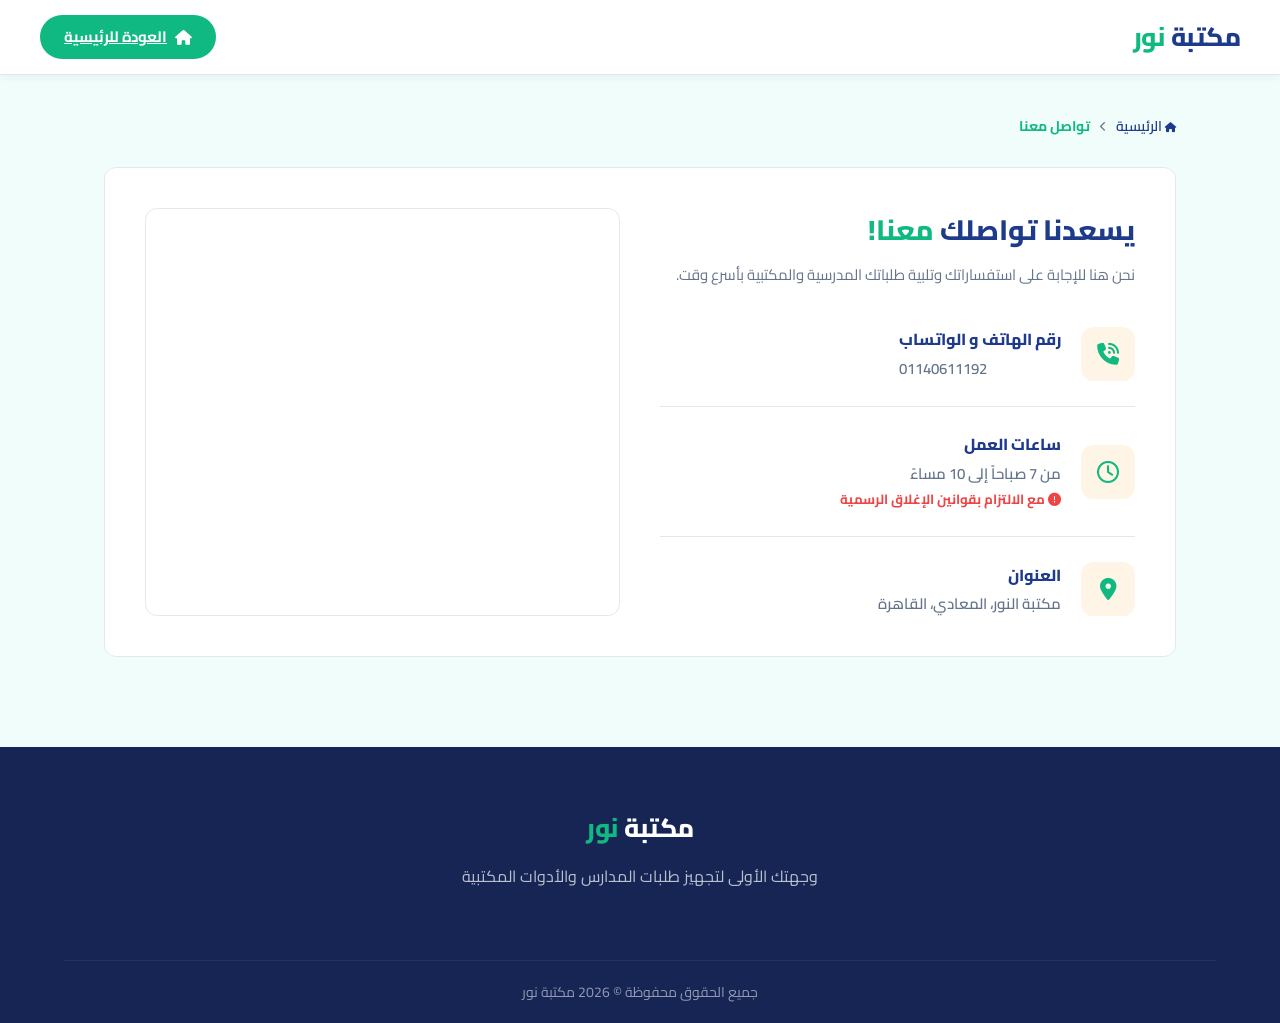
<file: contact.html>
<!DOCTYPE html>
<html lang="ar" dir="rtl">
<head>
    <meta charset="UTF-8">
    <meta name="viewport" content="width=device-width, initial-scale=1.0">
    <title>تواصل معنا - مكتبة نور</title>
    <link href="https://fonts.googleapis.com/css2?family=Cairo:wght@400;600;700;800&display=swap" rel="stylesheet">
    <link rel="stylesheet" href="https://cdnjs.cloudflare.com/ajax/libs/font-awesome/6.4.0/css/all.min.css">
    <link rel="stylesheet" href="style.css">
</head>

<style>
:root {
    /* الألوان الأساسية: الأخضر الزمردي (للزراير ولفت الانتباه) */
    --primary: #10b981;         /* أخضر زمردي زاهي ومميز جداً */
    --primary-hover: #059669;   /* أخضر أغمق قليلاً عند تمرير الماوس */
    
    /* الألوان الثانوية: الأزرق العميق (للهيدر، الفوتر، والخلفيات الداكنة) */
    --secondary: #1e3a8a;       /* أزرق محيطي فخم جداً */
    --secondary-hover: #172554; /* كحلي شديد العمق */
    
    /* ألوان النصوص والخلفيات متناغمة مع الثيم */
    --dark: #0f172a;            /* لون النصوص الأساسية (أزرق داكن جداً بدل الأسود الميت) */
    --dark-light: #334155;
    --light: #f0fdfa;           /* لون الخلفية الأساسي (أبيض مكسور بسنة أخضر نعناعي خفيف جداً يريح العين) */
    
    /* الرماديات */
    --gray: #64748b;
    --gray-light: #e2e8f0;
    --white: #ffffff;
    
    /* ألوان الحالات */
    --danger: #ef4444;
    --success: #10b981;         /* نفس لون الـ Primary لتأكيد النجاح */
    
    /* ظلال مخصصة واخدة سنة أزرق خفيفة عشان تندمج مع الثيم */
    --shadow-sm: 0 2px 8px rgba(30, 58, 138, 0.06);
    --shadow-md: 0 8px 16px rgba(30, 58, 138, 0.1);
    --shadow-lg: 0 16px 32px rgba(30, 58, 138, 0.15);
    
    /* الأبعاد والحركات */
    --radius: 12px;
    --transition: all 0.3s cubic-bezier(0.4, 0, 0.2, 1);
}
</style>
<body>

    <div class="bg-shapes">
        <div class="shape shape-1"></div>
        <div class="shape shape-2"></div>
        <div class="shape shape-3"></div>
    </div>

    <header>
        <div class="header-right">
            <a href="index.html" style="text-decoration: none;">
                <div class="logo">مكتبة <span class="text-orange">نور</span></div>
            </a>
        </div>
        
        <div class="header-actions">
            <a href="index.html" class="login-btn"><i class="fa-solid fa-house"></i> العودة للرئيسية</a>
        </div>
    </header>

    <main class="contact-page-main">
        <div class="breadcrumb">
            <a href="index.html"><i class="fa-solid fa-house"></i> الرئيسية</a>
            <i class="fa-solid fa-chevron-left"></i>
            <span class="current-page">تواصل معنا</span>
        </div>

        <div class="contact-container">
            <div class="contact-details">
                <h1 class="contact-title">يسعدنا تواصلك <span>معنا!</span></h1>
                <p class="contact-subtitle">نحن هنا للإجابة على استفساراتك وتلبية طلباتك المدرسية والمكتبية بأسرع وقت.</p>

                <div class="info-card">
                    <div class="info-icon"><i class="fa-solid fa-phone-volume"></i></div>
                    <div class="info-content">
                        <h3>رقم الهاتف و الواتساب</h3>
                        <p dir="ltr">01140611192</p>
                    </div>
                </div>

                <div class="info-card">
                    <div class="info-icon"><i class="fa-regular fa-clock"></i></div>
                    <div class="info-content">
                        <h3>ساعات العمل</h3>
                        <p>من 7 صباحاً إلى 10 مساءً</p>
                        <small style="color: var(--danger); font-weight: 700;"><i class="fa-solid fa-circle-exclamation"></i> مع الالتزام بقوانين الإغلاق الرسمية</small>
                    </div>
                </div>

                <div class="info-card">
                    <div class="info-icon"><i class="fa-solid fa-location-dot"></i></div>
                    <div class="info-content">
                        <h3>العنوان</h3>
                        <p>مكتبة النور، المعادي، القاهرة</p>
                    </div>
                </div>
            </div>

            <div class="contact-map">
                <div class="map-wrapper">
                    <iframe 
                        src="https://maps.google.com/maps?q=Elnour%20Stationary2%20%D9%85%D9%83%D8%AA%D8%A8%D8%A9%20%D8%A7%D9%84%D9%86%D9%88%D8%B1,%20%D8%A7%D9%84%D9%82%D8%A7%D9%87%D8%B1%D8%A9&t=&z=15&ie=UTF8&iwloc=&output=embed" 
                        width="100%" 
                        height="100%" 
                        style="border:0;" 
                        allowfullscreen="" 
                        loading="lazy" 
                        referrerpolicy="no-referrer-when-downgrade">
                    </iframe>
                </div>
            </div>
        </div>
    </main>

    <footer>
        <div class="footer-content">
            <div class="logo footer-logo">مكتبة <span class="text-orange">نور</span></div>
            <p>وجهتك الأولى لتجهيز طلبات المدارس والأدوات المكتبية</p>
        </div>
        <div class="footer-bottom">
            <p>جميع الحقوق محفوظة &copy; 2026 مكتبة نور</p>
        </div>
    </footer>

    <nav class="mobile-bottom-nav">
        <a href="index.html" class="nav-item">
            <i class="fa-solid fa-house"></i>
            <span>الرئيسية</span>
        </a>
        <a href="contact.html" class="nav-item active">
            <i class="fa-solid fa-headset"></i>
            <span>تواصل معنا</span>
        </a>
    </nav>

</body>
</html>
</file>
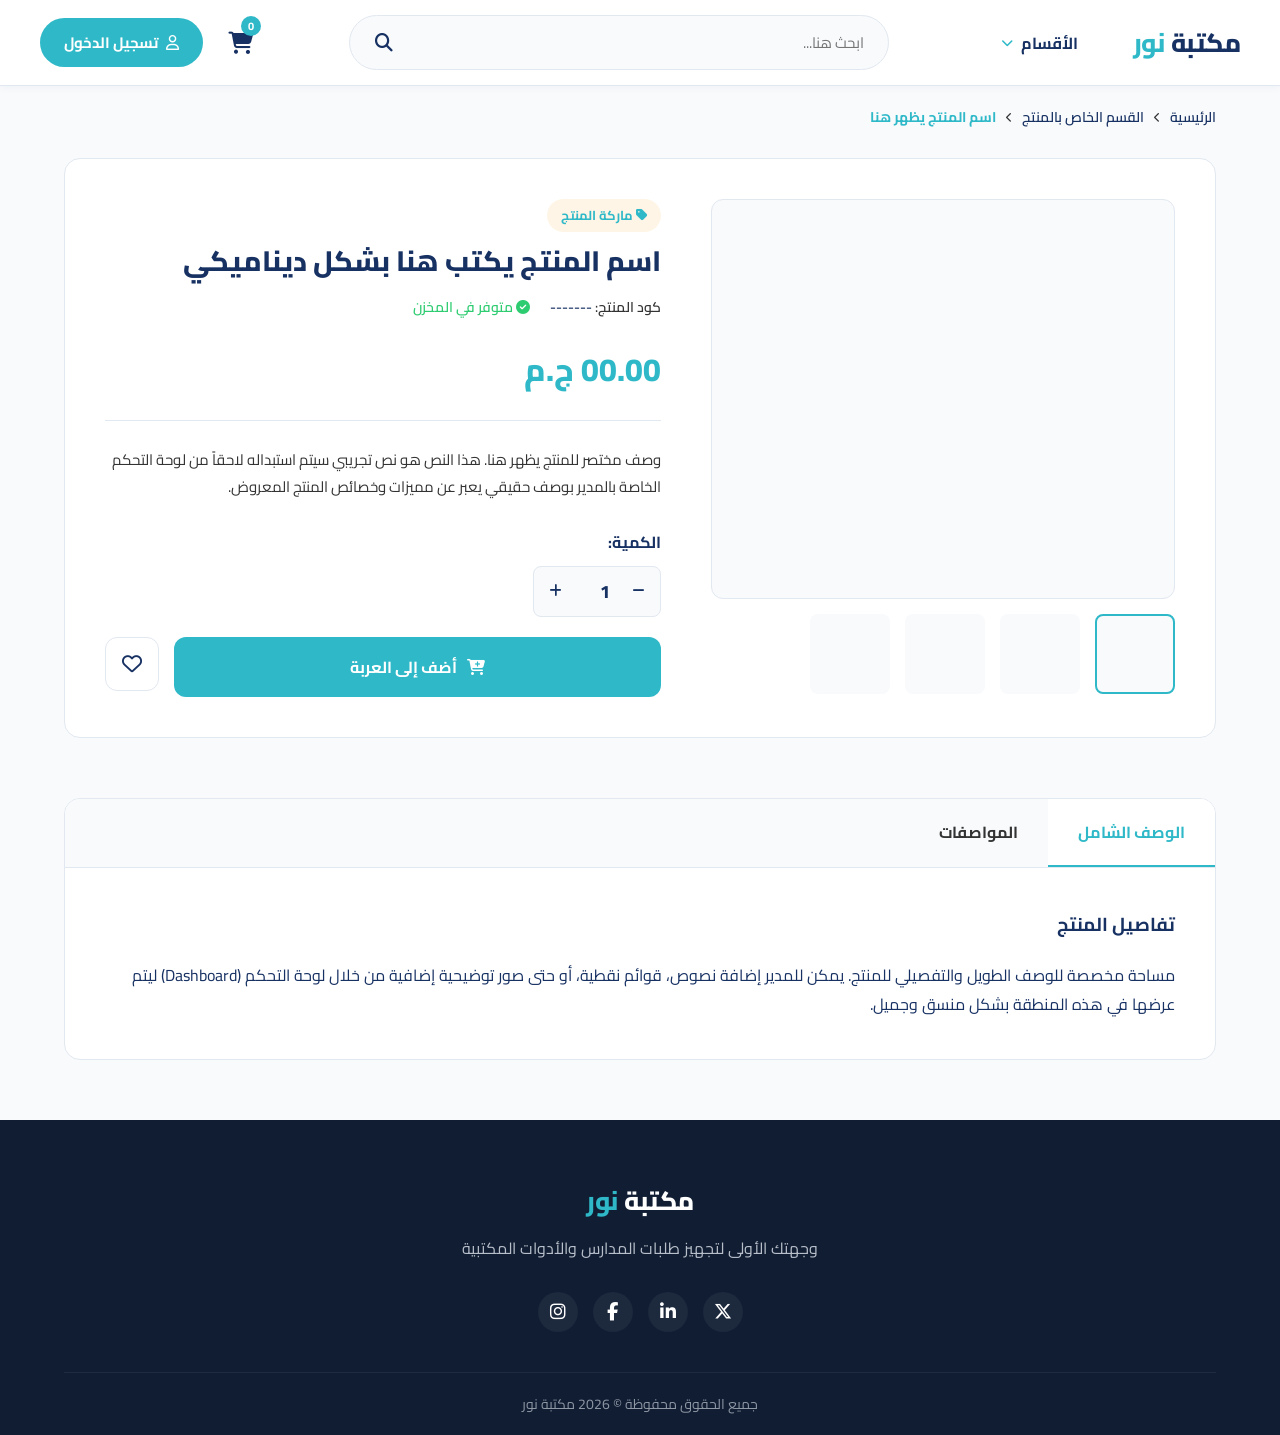
<file: product.html>
<!DOCTYPE html>
<html lang="ar" dir="rtl">
<head>
    <meta charset="UTF-8">
    <meta name="viewport" content="width=device-width, initial-scale=1.0">
    <title>تفاصيل المنتج - مكتبة نور</title>
    <link href="https://fonts.googleapis.com/css2?family=Cairo:wght@400;600;700;800&display=swap" rel="stylesheet">
    <link rel="stylesheet" href="https://cdnjs.cloudflare.com/ajax/libs/font-awesome/6.4.0/css/all.min.css">
    <link rel="stylesheet" href="style.css">
</head>
<body>
    <header>
        <div class="header-right">
            <div class="logo">مكتبة <span class="text-orange">نور</span></div>
            <div class="dropdown">
                <button id="categoriesBtn" class="dropbtn">الأقسام <i class="fa-solid fa-chevron-down"></i></button>
                <div id="categoriesDropdown" class="dropdown-content">
                    <a href="#"><i class="fa-solid fa-pen-ruler"></i> قسم 1</a>
                    <a href="#"><i class="fa-solid fa-book"></i> قسم 2</a>
                    <a href="#"><i class="fa-solid fa-briefcase"></i> قسم 3</a>
                </div>
            </div>
        </div>
        
        <div class="search-container">
            <input type="text" placeholder="ابحث هنا...">
            <button class="search-btn"><i class="fa-solid fa-magnifying-glass"></i></button>
        </div>

        <div class="header-actions">
            <button id="cartBtn" class="icon-btn">
                <i class="fa-solid fa-cart-shopping"></i> 
                <span class="cart-badge">0</span>
            </button>
            <button id="loginBtn" class="login-btn"><i class="fa-regular fa-user"></i> تسجيل الدخول</button>
            <button id="mobileMenuBtn" class="mobile-menu-btn"><i class="fa-solid fa-bars"></i></button>
        </div>
    </header>

    <div id="overlay" class="overlay"></div>

    <main class="product-page-main">
        <div class="breadcrumb">
            <a href="index.html">الرئيسية</a>
            <i class="fa-solid fa-chevron-left"></i>
            <a href="#">القسم الخاص بالمنتج</a>
            <i class="fa-solid fa-chevron-left"></i>
            <span class="current-page">اسم المنتج يظهر هنا</span>
        </div>

        <section class="single-product-container">
            <div class="product-gallery">
                <div class="main-image-container">
                    <div class="product-main-image"></div>
                </div>
                <div class="thumbnails-container">
                    <div class="thumbnail active-thumb"></div>
                    <div class="thumbnail"></div>
                    <div class="thumbnail"></div>
                    <div class="thumbnail"></div>
                </div>
            </div>

            <div class="product-details-info">
                <span class="product-brand"><i class="fa-solid fa-tag"></i> ماركة المنتج</span>
                <h1 class="product-title">اسم المنتج يكتب هنا بشكل ديناميكي</h1>
                
                <div class="product-meta">
                    <div class="sku">كود المنتج: <span>-------</span></div>
                    <div class="stock-status in-stock"><i class="fa-solid fa-circle-check"></i> متوفر في المخزن</div>
                </div>

                <div class="product-price-container">
                    <span class="product-price">00.00 ج.م</span>
                </div>

                <div class="product-short-description">
                    <p>وصف مختصر للمنتج يظهر هنا. هذا النص هو نص تجريبي سيتم استبداله لاحقاً من لوحة التحكم الخاصة بالمدير بوصف حقيقي يعبر عن مميزات وخصائص المنتج المعروض.</p>
                </div>

                <div class="product-actions-form">
                    <div class="quantity-wrapper">
                        <label>الكمية:</label>
                        <div class="quantity-control lg-control">
                            <button class="qty-btn minus"><i class="fa-solid fa-minus"></i></button>
                            <input type="number" value="1" min="1" class="qty-input">
                            <button class="qty-btn plus"><i class="fa-solid fa-plus"></i></button>
                        </div>
                    </div>
                    
                    <div class="action-buttons">
                        <button class="btn-primary add-to-cart-lg">
                            <i class="fa-solid fa-cart-plus"></i> أضف إلى العربة
                        </button>
                        <button class="btn-icon favorite-btn">
                            <i class="fa-regular fa-heart"></i>
                        </button>
                    </div>
                </div>
            </div>
        </section>

        <section class="product-description-tabs">
            <div class="tabs-header">
                <button class="tab-btn active" data-tab="desc">الوصف الشامل</button>
                <button class="tab-btn" data-tab="specs">المواصفات</button>
            </div>
            
            <div class="tab-content active" id="desc">
                <h3>تفاصيل المنتج</h3>
                <p>مساحة مخصصة للوصف الطويل والتفصيلي للمنتج. يمكن للمدير إضافة نصوص، قوائم نقطية، أو حتى صور توضيحية إضافية من خلال لوحة التحكم (Dashboard) ليتم عرضها في هذه المنطقة بشكل منسق وجميل.</p>
            </div>
            
            <div class="tab-content" id="specs">
                <h3>مواصفات إضافية</h3>
                <ul class="specs-list">
                    <li><span>الخاصية 1:</span> قيمة الخاصية تظهر هنا</li>
                    <li><span>الخاصية 2:</span> قيمة الخاصية تظهر هنا</li>
                    <li><span>الخاصية 3:</span> قيمة الخاصية تظهر هنا</li>
                </ul>
            </div>
        </section>
    </main>

    <footer>
        <div class="footer-content">
            <div class="logo footer-logo">مكتبة <span class="text-orange">نور</span></div>
            <p>وجهتك الأولى لتجهيز طلبات المدارس والأدوات المكتبية</p>
            <div class="social-links">
                <a href="#"><i class="fa-brands fa-x-twitter"></i></a>
                <a href="#"><i class="fa-brands fa-linkedin-in"></i></a>
                <a href="#"><i class="fa-brands fa-facebook-f"></i></a>
                <a href="#"><i class="fa-brands fa-instagram"></i></a>
            </div>
        </div>
        <div class="footer-bottom">
            <p>جميع الحقوق محفوظة &copy; 2026 مكتبة نور</p>
        </div>
    </footer>

    <script src="script.js"></script>
</body>
</html>
</file>
<file: style.css>
:root {
    --primary: #2fb9c8; 
    --primary-hover: #00707c;
    --secondary: #173163; 
    --secondary-hover: #111d33;
    --dark: #2c3e50;
    --dark-light: #34495e;
    --light: #f8fafc;
    --gray: #333333; /* التعديل هنا: كان #7f8c8d */
    --gray-light: #e2e8f0;
    --white: #ffffff;
    --danger: #3c9ae7;
    --success: #2ecc71;
    --shadow-sm: 0 2px 8px rgba(26, 43, 76, 0.04);
    --shadow-md: 0 8px 16px rgba(26, 43, 76, 0.08);
    --shadow-lg: 0 16px 32px rgba(26, 43, 76, 0.12);
    --radius: 16px;
    --transition: all 0.3s cubic-bezier(0.25, 0.8, 0.25, 1);
}

* {
    margin: 0;
    padding: 0;
    box-sizing: border-box;
    font-family: 'Cairo', sans-serif;
    -webkit-tap-highlight-color: transparent;
}

html, body {
    background-color: var(--light);
    color: var(--dark);
    line-height: 1.6;
    width: 100%;
    overflow-x: clip; /* استخدمنا clip بدلاً من hidden عشان الـ sticky يشتغل */
}

.text-orange {
    color: var(--primary);
}

header {
    display: flex;
    justify-content: space-between;
    align-items: center;
    padding: 15px 40px;
    background-color: var(--white);
    border-bottom: 1px solid var(--gray-light);
    position: sticky;
    top: 0;
    z-index: 997; /* رفعنا الرقم عشان الناف بار تكون دايماً فوق كل محتوى الموقع */
    box-shadow: var(--shadow-sm);
}

.header-right {
    display: flex;
    align-items: center;
    gap: 40px;
}

.logo {
    font-size: 26px;
    font-weight: 800;
    color: var(--secondary);
    letter-spacing: -0.5px;
}

.dropdown {
    position: relative;
    display: inline-block;
}

.dropbtn {
    background-color: transparent;
    border: none;
    font-size: 16px;
    font-weight: 700;
    color: var(--secondary);
    cursor: pointer;
    display: flex;
    align-items: center;
    gap: 8px;
    padding: 10px 15px;
    border-radius: 8px;
    transition: var(--transition);
}

.dropbtn i {
    font-size: 12px;
    color: var(--primary);
}

.dropbtn:hover {
    background-color: var(--light);
    color: var(--primary);
}

.dropdown-content {
    display: none;
    position: absolute;
    background-color: var(--white);
    min-width: 220px;
    box-shadow: var(--shadow-md);
    z-index: 10;
    top: 110%;
    right: 0;
    border-radius: 12px;
    overflow: hidden;
    border: 1px solid var(--gray-light);
}

.dropdown-content a {
    color: var(--secondary);
    padding: 14px 20px;
    text-decoration: none;
    display: flex;
    align-items: center;
    gap: 12px;
    font-weight: 600;
    transition: var(--transition);
    border-bottom: 1px solid var(--gray-light);
}

.dropdown-content a:last-child {
    border-bottom: none;
}

.dropdown-content a i {
    color: var(--primary);
    width: 20px;
    text-align: center;
    font-size: 18px;
}

.dropdown-content a:hover {
    background-color: var(--light);
    color: var(--primary);
    padding-right: 25px;
}

.show {
    display: block;
    animation: fadeIn 0.2s ease-in-out;
}

@keyframes fadeIn {
    from { opacity: 0; transform: translateY(-10px); }
    to { opacity: 1; transform: translateY(0); }
}

.search-container {
    display: flex;
    width: 45%;
    background-color: var(--light);
    border: 1px solid var(--gray-light);
    border-radius: 30px;
    overflow: hidden;
    transition: var(--transition);
}

.search-container:focus-within {
    border-color: var(--primary);
    background-color: var(--white);
    box-shadow: 0 0 0 4px rgba(243, 156, 18, 0.1);
}

.search-container input {
    flex: 1;
    padding: 12px 24px;
    border: none;
    background: transparent;
    font-size: 15px;
    color: var(--secondary);
    outline: none;
}

.search-btn {
    padding: 0 25px;
    background-color: transparent;
    color: var(--secondary);
    border: none;
    cursor: pointer;
    font-size: 18px;
    transition: var(--transition);
    display: flex;
    align-items: center;
    justify-content: center;
}

.search-btn:hover {
    color: var(--primary);
}

.header-actions {
    display: flex;
    align-items: center;
    gap: 25px;
}

.icon-btn {
    background: none;
    border: none;
    font-size: 22px;
    cursor: pointer;
    position: relative;
    color: var(--secondary);
    transition: var(--transition);
}

.icon-btn:hover {
    color: var(--primary);
    transform: translateY(-2px);
}

.cart-badge {
    position: absolute;
    top: -6px;
    right: -8px;
    background-color: var(--primary);
    color: var(--white);
    font-size: 11px;
    font-weight: bold;
    width: 20px;
    height: 20px;
    border-radius: 50%;
    display: flex;
    justify-content: center;
    align-items: center;
}

.login-btn {
    padding: 10px 24px;
    border: none;
    background-color: var(--primary);
    color: var(--white);
    border-radius: 30px;
    font-weight: 700;
    font-size: 15px;
    cursor: pointer;
    display: flex;
    align-items: center;
    gap: 8px;
    transition: var(--transition);
}

.login-btn:hover {
    background-color: var(--primary-hover);
    transform: translateY(-2px);
    box-shadow: var(--shadow-md);
}

.mobile-menu-btn {
    display: none;
    background: none;
    border: none;
    font-size: 28px;
    cursor: pointer;
    color: var(--secondary);
}

.overlay {
    display: none;
    position: fixed;
    top: 0;
    left: 0;
    width: 100%;
    height: 100%;
    background-color: rgba(26, 43, 76, 0.5);
    backdrop-filter: blur(4px);
    z-index: 99;
    animation: fadeIn 0.3s ease;
}

.modal {
    display: none;
    position: fixed;
    top: 50%;
    left: 50%;
    transform: translate(-50%, -50%);
    background-color: var(--white);
    padding: 40px;
    width: 450px;
    max-width: 90%;
    border-radius: 24px;
    z-index: 100;
    box-shadow: var(--shadow-lg);
    animation: slideUp 0.3s ease-out;
}

.cart-modal {
    width: 550px;
}

@keyframes slideUp {
    from { opacity: 0; transform: translate(-50%, -45%); }
    to { opacity: 1; transform: translate(-50%, -50%); }
}

.modal-icon {
    width: 64px;
    height: 64px;
    background-color: rgba(243, 156, 18, 0.1);
    color: var(--primary);
    border-radius: 50%;
    display: flex;
    justify-content: center;
    align-items: center;
    font-size: 24px;
    margin: 0 auto 20px;
}

.modal-title {
    text-align: center;
    margin-bottom: 25px;
    color: var(--secondary);
    font-weight: 800;
    font-size: 24px;
}

.modal-title i {
    color: var(--primary);
    margin-left: 10px;
}

.input-group {
    position: relative;
    margin-bottom: 20px;
}

.input-group i {
    position: absolute;
    right: 15px;
    top: 50%;
    transform: translateY(-50%);
    color: var(--gray);
    font-size: 18px;
}

.modal-input {
    width: 100%;
    padding: 15px 45px 15px 15px;
    border: 1px solid var(--gray-light);
    border-radius: 12px;
    font-size: 15px;
    transition: var(--transition);
    background-color: var(--light);
}

.modal-input:focus {
    border-color: var(--primary);
    background-color: var(--white);
    outline: none;
    box-shadow: 0 0 0 3px rgba(243, 156, 18, 0.1);
}

.modal-input:focus + i, .input-group:focus-within i {
    color: var(--primary);
}

.modal-link {
    font-size: 14px;
    margin-bottom: 25px;
    text-align: center;
    color: var(--gray);
}

.modal-link span {
    color: var(--primary);
    cursor: pointer;
    font-weight: 700;
}

.modal-submit {
    width: 100%;
    padding: 16px;
    background-color: var(--secondary);
    color: var(--white);
    border: none;
    border-radius: 12px;
    cursor: pointer;
    font-size: 16px;
    font-weight: 700;
    transition: var(--transition);
}

.modal-submit:hover {
    background-color: var(--primary);
    transform: translateY(-2px);
    box-shadow: var(--shadow-md);
}

.cart-items {
    max-height: 300px;
    overflow-y: auto;
    margin-bottom: 20px;
    padding-left: 5px;
}

.cart-items::-webkit-scrollbar {
    width: 5px;
}

.cart-items::-webkit-scrollbar-thumb {
    background-color: var(--gray-light);
    border-radius: 10px;
}

.cart-item {
    display: flex;
    justify-content: space-between;
    align-items: center;
    padding: 15px 0;
    border-bottom: 1px solid var(--gray-light);
}

.item-info {
    display: flex;
    gap: 15px;
    align-items: center;
}

.item-img {
    width: 60px;
    height: 80px;
    background-color: var(--light);
    border-radius: 8px;
    border: 1px solid var(--gray-light);
}

.item-info h4 {
    font-size: 16px;
    color: var(--secondary);
    margin-bottom: 5px;
    font-weight: 700;
}

.item-price {
    color: var(--primary);
    font-weight: 800;
}

.item-actions {
    display: flex;
    align-items: center;
    gap: 20px;
}

.quantity-control {
    display: flex;
    align-items: center;
    gap: 10px;
    background-color: var(--light);
    padding: 6px 12px;
    border-radius: 8px;
    border: 1px solid var(--gray-light);
}

.quantity-control button {
    background: none;
    border: none;
    font-size: 14px;
    cursor: pointer;
    color: var(--secondary);
    transition: var(--transition);
}

.quantity-control button:hover {
    color: var(--primary);
}

.quantity-control span {
    font-weight: 700;
    color: var(--secondary);
    width: 20px;
    text-align: center;
}

.delete-btn {
    background: transparent;
    border: none;
    color: var(--gray);
    cursor: pointer;
    width: 35px;
    height: 35px;
    border-radius: 50%;
    display: flex;
    justify-content: center;
    align-items: center;
    transition: var(--transition);
}

.delete-btn:hover {
    background: rgba(231, 76, 60, 0.1);
    color: var(--danger);
}

.cart-summary {
    background-color: var(--light);
    padding: 20px;
    border-radius: 12px;
    border: 1px solid var(--gray-light);
}

.summary-row {
    display: flex;
    justify-content: space-between;
    margin-bottom: 15px;
    font-weight: 700;
    color: var(--secondary);
}

.free-delivery {
    color: var(--success);
}

.total-price {
    font-size: 20px;
    font-weight: 800;
    color: var(--secondary);
    border-top: 1px solid var(--gray-light);
    padding-top: 15px;
}

main {
    padding: 40px 5%;
    max-width: 1400px;
    margin: 0 auto;
}

.sub-categories {
    display: flex;
    gap: 12px;
    overflow-x: auto;
    padding: 10px 0 20px 0;
    scrollbar-width: none; 
}

.sub-categories::-webkit-scrollbar {
    display: none; 
}

.sub-cat {
    padding: 10px 24px;
    background-color: var(--white);
    color: var(--secondary);
    border: 1px solid var(--gray-light);
    border-radius: 30px;
    white-space: nowrap;
    cursor: pointer;
    font-weight: 700;
    font-size: 14px;
    transition: var(--transition);
}

.sub-cat:hover {
    border-color: var(--primary);
    color: var(--primary);
}

.sub-cat.active {
    background-color: var(--primary);
    color: var(--white);
    border-color: var(--primary);
}

.product-cards {
    margin-bottom: 60px;
    margin-top: 20px;
}

.section-header {
    display: flex;
    justify-content: space-between;
    align-items: center;
    margin-bottom: 30px;
}

.section-header h2 {
    font-size: 24px;
    font-weight: 800;
    color: var(--secondary);
}

.view-all {
    color: var(--primary);
    text-decoration: none;
    font-weight: 700;
    transition: var(--transition);
    display: flex;
    align-items: center;
    gap: 8px;
}

.view-all:hover {
    color: var(--primary-hover);
    transform: translateX(-5px);
}

.grid-container {
    display: grid;
    grid-template-columns: repeat(auto-fill, minmax(250px, 1fr));
    gap: 25px;
}

.card {
    border-radius: var(--radius);
    overflow: hidden;
    background-color: var(--white);
    border: 1px solid var(--gray-light);
    box-shadow: var(--shadow-sm);
    transition: var(--transition);
    display: flex;
    flex-direction: column;
}

.card:hover {
    transform: translateY(-5px);
    box-shadow: var(--shadow-md);
    border-color: rgba(243, 156, 18, 0.3);
}

.product-img {
    height: 220px;
    background-color: var(--light);
    border-bottom: 1px solid var(--gray-light);
    position: relative;
    overflow: hidden;
    display: flex;
    justify-content: center;
    align-items: center;
}

.card-content {
    padding: 20px;
    display: flex;
    flex-direction: column;
    flex: 1;
}

.card h3 {
    font-size: 16px;
    font-weight: 800;
    color: var(--secondary);
    margin-bottom: 8px;
    line-height: 1.4;
}

.brand {
    color: var(--gray);
    font-size: 13px;
    font-weight: 600;
    margin-bottom: auto;
    display: flex;
    align-items: center;
    gap: 5px;
}

.card-footer {
    display: flex;
    justify-content: space-between;
    align-items: center;
    margin-top: 20px;
    padding-top: 15px;
    border-top: 1px solid var(--gray-light);
}

.price {
    font-weight: 800;
    font-size: 20px;
    color: var(--primary);
}

.add-to-cart-btn {
    width: 42px;
    height: 42px;
    border-radius: 10px;
    background-color: var(--light);
    color: var(--secondary);
    border: 1px solid var(--gray-light);
    font-size: 16px;
    cursor: pointer;
    transition: var(--transition);
    display: flex;
    justify-content: center;
    align-items: center;
}

.add-to-cart-btn:hover {
    background-color: var(--primary);
    color: var(--white);
    border-color: var(--primary);
}

.why-choose-us {
    text-align: center;
    margin-bottom: 60px;
    background-color: var(--secondary);
    border-radius: var(--radius);
    padding: 60px 30px;
    color: var(--white);
}

.why-choose-us h2 {
    margin-bottom: 50px;
    font-size: 28px;
    font-weight: 800;
}

.features-grid {
    display: grid;
    grid-template-columns: repeat(auto-fit, minmax(250px, 1fr));
    gap: 40px;
}

.feature-box {
    padding: 20px;
}

.feature-icon {
    font-size: 32px;
    background-color: rgba(243, 156, 18, 0.1);
    color: var(--primary);
    width: 80px;
    height: 80px;
    display: flex;
    justify-content: center;
    align-items: center;
    border-radius: 50%;
    margin: 0 auto 20px;
    transition: var(--transition);
}

.feature-box:hover .feature-icon {
    background-color: var(--primary);
    color: var(--white);
    transform: translateY(-5px);
}

.feature-box h3 {
    font-size: 20px;
    margin-bottom: 10px;
    color: var(--white);
}

.feature-box p {
    color: var(--gray-light);
    font-size: 15px;
    opacity: 0.8;
}

footer {
    background-color: var(--secondary-hover);
    color: var(--white);
    padding: 60px 5% 20px;
}

.footer-content {
    display: flex;
    flex-direction: column;
    align-items: center;
    text-align: center;
    margin-bottom: 40px;
}

.footer-logo {
    color: var(--white);
    margin-bottom: 15px;
}

.footer-content p {
    color: var(--gray-light);
    opacity: 0.8;
    margin-bottom: 30px;
    max-width: 400px;
}

.social-links {
    display: flex;
    gap: 15px;
}

.social-links a {
    display: flex;
    justify-content: center;
    align-items: center;
    width: 40px;
    height: 40px;
    background-color: rgba(255,255,255,0.05);
    color: var(--white);
    border-radius: 50%;
    text-decoration: none;
    font-size: 18px;
    transition: var(--transition);
}

.social-links a:hover {
    background-color: var(--primary);
    transform: translateY(-3px);
}

.footer-bottom {
    text-align: center;
    padding-top: 20px;
    border-top: 1px solid rgba(255,255,255,0.1);
    color: var(--gray-light);
    opacity: 0.6;
    font-size: 14px;
}

.product-page-main {
    padding: 20px 5% 60px;
    max-width: 1400px;
    margin: 0 auto;
}

.breadcrumb {
    display: flex;
    align-items: center;
    gap: 10px;
    margin-bottom: 30px;
    font-size: 14px;
    color: var(--gray);
    flex-wrap: wrap;
}

.breadcrumb a {
    color: var(--secondary);
    text-decoration: none;
    font-weight: 600;
    transition: var(--transition);
}

.breadcrumb a:hover {
    color: var(--primary);
}

.breadcrumb i {
    font-size: 10px;
}

.current-page {
    color: var(--primary);
    font-weight: 700;
}

.single-product-container {
    display: grid;
    grid-template-columns: 1fr 1.2fr;
    gap: 50px;
    margin-bottom: 60px;
    background-color: var(--white);
    padding: 40px;
    border-radius: var(--radius);
    border: 1px solid var(--gray-light);
}

.main-image-container {
    width: 100%;
    height: 400px;
    background-color: var(--light);
    border-radius: 12px;
    margin-bottom: 15px;
    border: 1px solid var(--gray-light);
}

.thumbnails-container {
    display: flex;
    gap: 15px;
}

.thumbnail {
    width: 80px;
    height: 80px;
    background-color: var(--light);
    border-radius: 8px;
    cursor: pointer;
    border: 2px solid transparent;
    transition: var(--transition);
}

.thumbnail:hover, .active-thumb {
    border-color: var(--primary);
}

.product-brand {
    display: inline-block;
    color: var(--primary);
    font-weight: 700;
    font-size: 13px;
    margin-bottom: 10px;
    background-color: rgba(243, 156, 18, 0.1);
    padding: 6px 14px;
    border-radius: 20px;
}

.product-title {
    font-size: 28px;
    font-weight: 800;
    color: var(--secondary);
    margin-bottom: 15px;
    line-height: 1.4;
}

.product-meta {
    display: flex;
    gap: 20px;
    margin-bottom: 25px;
    font-size: 14px;
    color: var(--gray);
    font-weight: 600;
}

.sku span {
    color: var(--secondary);
}

.in-stock {
    color: var(--success);
}

.product-price-container {
    margin-bottom: 25px;
    padding-bottom: 25px;
    border-bottom: 1px solid var(--gray-light);
}

.product-price {
    font-size: 32px;
    font-weight: 800;
    color: var(--primary);
}

.product-short-description {
    color: var(--gray);
    margin-bottom: 30px;
    line-height: 1.8;
    font-size: 15px;
}

.product-actions-form {
    display: flex;
    flex-direction: column;
    gap: 20px;
}

.quantity-wrapper label {
    display: block;
    font-weight: 700;
    color: var(--secondary);
    margin-bottom: 10px;
}

.lg-control {
    width: fit-content;
    padding: 8px 15px;
}

.lg-control .qty-input {
    width: 50px;
    text-align: center;
    border: none;
    background: transparent;
    font-size: 18px;
    font-weight: 800;
    color: var(--secondary);
    outline: none;
}

.action-buttons {
    display: flex;
    gap: 15px;
}

.btn-primary {
    flex: 1;
    padding: 15px 30px;
    background-color: var(--primary);
    color: var(--white);
    border: none;
    border-radius: 12px;
    font-size: 16px;
    font-weight: 700;
    cursor: pointer;
    transition: var(--transition);
    display: flex;
    justify-content: center;
    align-items: center;
    gap: 10px;
}

.btn-primary:hover {
    background-color: var(--primary-hover);
    transform: translateY(-2px);
    box-shadow: var(--shadow-md);
}

.btn-icon {
    width: 54px;
    height: 54px;
    background-color: var(--white);
    border: 1px solid var(--gray-light);
    color: var(--secondary);
    border-radius: 12px;
    font-size: 20px;
    cursor: pointer;
    transition: var(--transition);
    display: flex;
    justify-content: center;
    align-items: center;
}

.btn-icon:hover {
    border-color: var(--danger);
    color: var(--danger);
    background-color: rgba(231, 76, 60, 0.05);
}

.product-description-tabs {
    background-color: var(--white);
    border-radius: var(--radius);
    border: 1px solid var(--gray-light);
    overflow: hidden;
}

.tabs-header {
    display: flex;
    background-color: var(--light);
    border-bottom: 1px solid var(--gray-light);
}

.tab-btn {
    padding: 18px 30px;
    background: transparent;
    border: none;
    font-size: 16px;
    font-weight: 700;
    color: var(--gray);
    cursor: pointer;
    transition: var(--transition);
    border-bottom: 2px solid transparent;
}

.tab-btn:hover {
    color: var(--secondary);
}

.tab-btn.active {
    color: var(--primary);
    border-bottom-color: var(--primary);
    background-color: var(--white);
}

.tab-content {
    display: none;
    padding: 40px;
    line-height: 1.8;
    color: var(--secondary);
}

.tab-content.active {
    display: block;
    animation: fadeIn 0.3s ease;
}

.tab-content h3 {
    margin-bottom: 20px;
    color: var(--secondary);
}

.specs-list {
    list-style: none;
}

.specs-list li {
    padding: 15px 0;
    border-bottom: 1px solid var(--gray-light);
    display: flex;
}

.specs-list li span {
    width: 150px;
    font-weight: 700;
    color: var(--gray);
}

.product-link {
    text-decoration: none;
    color: inherit;
    display: flex;
    flex-direction: column;
    height: 100%;
}

.product-link .product-img {
    transition: var(--transition);
}

.product-link:hover .product-img {
    opacity: 0.9;
}

.product-link:hover h3 {
    color: var(--primary);
    transition: var(--transition);
}

.mobile-bottom-nav {
    display: none; 
}

@media (max-width: 992px) {
    .search-container {
        width: 35%;
    }
    .single-product-container {
        grid-template-columns: 1fr;
    }
}

@media (max-width: 768px) {
    body {
        padding-bottom: 80px;
    }

    header {
        padding: 12px 20px;
        gap: 15px;
    }

    .header-right {
        gap: 15px;
    }

    .logo {
        font-size: 22px;
    }

    .dropdown {
        display: none;
    }

    .search-container {
        width: auto;
        flex: 1;
    }

    .search-container input {
        padding: 10px 15px;
        font-size: 14px;
    }

    .search-btn {
        padding: 0 15px;
    }

    .header-actions {
        gap: 15px;
    }

.mobile-menu-btn {
    display: none;
}

    .mobile-bottom-nav {
        display: flex;
        position: fixed;
        bottom: 15px;
        left: 50%;
        transform: translateX(-50%);
        width: 92%;
        max-width: 400px;
        background-color: var(--white);
        box-shadow: var(--shadow-lg);
        z-index: 9999;
        padding: 8px;
        justify-content: space-between;
        border-radius: 20px;
        border: 1px solid var(--gray-light);
    }

    .nav-item {
        display: flex;
        flex: 1;
        flex-direction: column;
        align-items: center;
        justify-content: center;
        text-decoration: none;
        color: var(--gray);
        font-size: 11px;
        font-weight: 700;
        gap: 4px;
        transition: var(--transition);
        padding: 8px 0;
        border-radius: 12px;
    }

    .nav-item i {
        font-size: 20px;
    }

    .nav-item.active {
        color: var(--primary);
        background-color: var(--light);
    }

    .grid-container {
        grid-template-columns: repeat(auto-fill, minmax(160px, 1fr));
        gap: 15px;
    }

    .product-img {
        height: 160px;
    }

    .why-choose-us {
        padding: 40px 20px;
    }

    .tab-btn {
        padding: 15px;
        font-size: 15px;
        flex: 1;
        text-align: center;
    }
    
    .tab-content {
        padding: 20px;
    }

    .main-image-container {
        height: 300px;
    }
    
    .product-title {
        font-size: 22px;
    }
}

@media (max-width: 480px) {
    .grid-container {
        grid-template-columns: repeat(auto-fill, minmax(140px, 1fr));
    }
    
    .modal {
        padding: 30px 20px;
    }
}

.checkout-wrapper {
    background-color: var(--white);
    border-radius: 12px;
    padding: 20px;
    margin-top: 15px;
    border: 1px solid var(--gray-light);
}

.section-title {
    color: var(--secondary);
    font-size: 16px;
    margin-bottom: 15px;
    display: flex;
    align-items: center;
    gap: 8px;
}

.delivery-methods {
    display: flex;
    gap: 15px;
    margin-bottom: 15px;
}

.delivery-card {
    flex: 1;
    background: var(--light);
    border: 1px solid var(--gray-light);
    border-radius: 10px;
    padding: 12px 10px;
    cursor: pointer;
    display: flex;
    align-items: flex-start;
    gap: 10px;
    transition: var(--transition);
}

.delivery-card:hover {
    border-color: rgba(243, 156, 18, 0.3);
}

.delivery-card.active {
    border-color: var(--primary);
    background-color: var(--white);
    box-shadow: 0 0 0 1px var(--primary);
}

.delivery-card input[type="radio"] {
    accent-color: var(--primary);
    margin-top: 4px;
    transform: scale(1.1);
}

.method-info {
    display: flex;
    flex-direction: column;
    gap: 4px;
}

.method-info i {
    color: var(--gray);
    font-size: 18px;
    margin-bottom: 5px;
    transition: var(--transition);
}

.delivery-card.active .method-info i {
    color: var(--primary);
}

.method-info span {
    font-weight: 700;
    font-size: 14px;
    color: var(--secondary);
}

.method-info small {
    color: var(--primary);
    font-weight: 800;
    font-size: 12px;
}

.address-group {
    transition: var(--transition);
    max-height: 100px;
    opacity: 1;
    overflow: hidden;
}

.address-group.hidden {
    max-height: 0;
    opacity: 0;
    margin-bottom: 0;
}

.vf-cash-notice {
    background-color: rgba(231, 76, 60, 0.1);
    color: var(--danger);
    padding: 15px;
    border-radius: 10px;
    display: flex;
    align-items: center;
    gap: 15px;
    margin-top: 15px;
    border: 1px solid rgba(231, 76, 60, 0.2);
}

.vf-cash-notice i {
    font-size: 28px;
}

.vf-cash-notice p {
    font-size: 13px;
    margin-bottom: 0;
}

.vf-cash-notice h3 {
    font-size: 20px;
    letter-spacing: 1px;
    margin-top: 5px;
}

.store-notice {
    background-color: rgba(46, 204, 113, 0.1);
    color: var(--success);
    padding: 15px;
    border-radius: 10px;
    display: flex;
    align-items: center;
    gap: 15px;
    font-weight: 700;
    border: 1px solid rgba(46, 204, 113, 0.2);
}

.store-notice i {
    font-size: 24px;
}

.latest-products-section {
    margin: 30px 5%;
}

.latest-slider-container {
    display: flex;
    overflow-x: auto;
    flex-wrap: nowrap; /* دي أهم حاجة بتجبر المنتجات تفضل في صف واحد */
    gap: 15px;
    padding: 15px 0;
    scroll-behavior: auto !important; /* مهم جداً عشان التمرير بالـ JS ميخرفش */
}

/* لإخفاء شريط التمرير المزعج (اختياري) */
.latest-slider-container::-webkit-scrollbar {
    display: none;
}

.latest-slider-container .card {
    min-width: 250px;
    flex-shrink: 0;
    margin: 0;
}

.slider-arrows {
    display: flex;
    gap: 10px;
}

.arrow-btn {
    background-color: var(--white);
    color: var(--secondary);
    border: 1px solid var(--gray-light);
    border-radius: 50%;
    width: 38px;
    height: 38px;
    cursor: pointer;
    display: flex;
    align-items: center;
    justify-content: center;
    transition: var(--transition);
}

.arrow-btn:hover {
    background-color: var(--primary);
    border-color: var(--primary);
    color: var(--white);
}

.bg-shapes {
    position: fixed;
    top: 0;
    left: 0;
    width: 100vw;
    height: 100vh;
    z-index: -1;
    overflow: hidden;
    pointer-events: none;
    background-color: var(--light);
}

.shape {
    position: absolute;
    border-radius: 50%;
    filter: blur(100px);
    opacity: 0.4;
    animation: float 20s infinite alternate ease-in-out;
}

.shape-1 {
    width: 400px;
    height: 400px;
    background: rgba(243, 156, 18, 0.1); 
    top: -50px;
    right: -50px;
}

.shape-2 {
    width: 500px;
    height: 500px;
    background: rgba(26, 43, 76, 0.05);
    bottom: -100px;
    left: -100px;
    animation-delay: -5s;
}

.shape-3 {
    width: 300px;
    height: 300px;
    background: rgba(46, 204, 113, 0.05);
    top: 40%;
    left: 20%;
    animation-delay: -10s;
}

@keyframes float {
    0% { transform: translate(0, 0) scale(1); }
    50% { transform: translate(30px, 40px) scale(1.05); }
    100% { transform: translate(-20px, 20px) scale(0.95); }
}

.store-categories-section {
    margin: 30px 5%;
}

.contact-page-main {
    padding: 40px 5%;
    max-width: 1200px;
    margin: 0 auto;
}

.contact-container {
    display: grid;
    grid-template-columns: 1fr 1fr;
    gap: 40px;
    background-color: var(--white);
    padding: 40px;
    border-radius: var(--radius);
    border: 1px solid var(--gray-light);
    margin-bottom: 50px;
}

.contact-title {
    font-size: 28px;
    font-weight: 800;
    color: var(--secondary);
    margin-bottom: 10px;
}

.contact-title span {
    color: var(--primary);
}

.contact-subtitle {
    color: var(--gray);
    font-size: 15px;
    margin-bottom: 40px;
    line-height: 1.6;
}

.info-card {
    display: flex;
    align-items: center;
    gap: 20px;
    margin-bottom: 25px;
    padding-bottom: 25px;
    border-bottom: 1px solid var(--gray-light);
}

.info-card:last-child {
    border-bottom: none;
    margin-bottom: 0;
    padding-bottom: 0;
}

.info-icon {
    width: 54px;
    height: 54px;
    background-color: rgba(243, 156, 18, 0.1);
    color: var(--primary);
    border-radius: 12px;
    display: flex;
    justify-content: center;
    align-items: center;
    font-size: 22px;
    flex-shrink: 0;
    transition: var(--transition);
}

.info-card:hover .info-icon {
    background-color: var(--primary);
    color: var(--white);
}

.info-content h3 {
    font-size: 16px;
    color: var(--secondary);
    margin-bottom: 4px;
    font-weight: 800;
}

.info-content p {
    color: var(--gray);
    font-size: 15px;
    font-weight: 600;
}

.contact-map {
    width: 100%;
    height: 100%;
    min-height: 350px;
    border-radius: 12px;
    overflow: hidden;
    border: 1px solid var(--gray-light);
}

.map-wrapper {
    width: 100%;
    height: 100%;
}

@media (max-width: 992px) {
    .contact-container {
        grid-template-columns: 1fr;
    }
    
    .contact-map {
        min-height: 300px;
    }
}

.cta-section {
    background: var(--secondary);
    margin: 0 5% 40px; 
    border-radius: var(--radius);
    padding: 60px 40px;
    text-align: center;
    color: var(--white);
    position: relative;
    overflow: hidden;
}

.cta-section::after {
    content: '\f590'; 
    font-family: "Font Awesome 6 Free";
    font-weight: 900;
    position: absolute;
    right: -20px;
    bottom: -30px;
    font-size: 220px;
    opacity: 0.03;
    transform: rotate(15deg);
    pointer-events: none;
}

.cta-content {
    max-width: 600px;
    margin: 0 auto;
    position: relative;
    z-index: 1;
}

.cta-content h2 {
    color: var(--white);
    font-size: 28px;
    font-weight: 800;
    margin-bottom: 15px;
}

.cta-content p {
    color: var(--gray-light);
    font-size: 16px;
    margin-bottom: 30px;
    line-height: 1.6;
}

.cta-content p strong {
    color: var(--primary); 
}

.cta-btn {
    display: inline-flex;
    align-items: center;
    justify-content: center;
    gap: 10px;
    padding: 16px 36px;
    background-color: var(--primary); 
    color: var(--white); 
    text-decoration: none;
    font-size: 16px;
    font-weight: 800;
    border-radius: 30px;
    transition: var(--transition);
}

.cta-btn:hover {
    background-color: var(--primary-hover);
    transform: translateY(-3px);
}

@media (max-width: 768px) {
    .cta-section {
        padding: 40px 20px;
        margin: 0 5% 30px; 
    }
    
    .cta-content h2 {
        font-size: 24px;
    }
    
    .cta-btn {
        width: 100%; 
    }
}

.cta-buttons {
    display: flex;
    justify-content: center;
    gap: 15px;
    flex-wrap: wrap; 
}

.cta-btn.outline-btn {
    background-color: transparent;
    color: var(--primary);
    border: 1px solid var(--primary);
}

.cta-btn.outline-btn:hover {
    background-color: var(--primary);
    color: var(--white);
}

@media (max-width: 768px) {
    .cta-buttons {
        flex-direction: column;
        gap: 10px;
    }
}

.whatsapp-float {
    position: fixed;
    width: 60px;
    height: 60px;
    bottom: 30px;
    left: 30px; 
    background-color: #25d366; 
    color: #FFF;
    border-radius: 50%;
    display: flex;
    justify-content: center;
    align-items: center;
    font-size: 32px;
    box-shadow: 0 4px 12px rgba(37, 211, 102, 0.3);
    z-index: 1000;
    text-decoration: none;
    transition: var(--transition);
}

.whatsapp-float:hover {
    background-color: #1ebe57;
    transform: scale(1.05) translateY(-3px);
}

@media (max-width: 768px) {
    .whatsapp-float {
        width: 54px;
        height: 54px;
        bottom: 95px; /* زودناها 5 بيكسل عشان ترفع الزرار لفوق */
        left: 20px;
        font-size: 28px;
    }
}

.top-bar {
    background-color: var(--primary); 
    color: var(--white);
    padding: 8px 5%;
    font-size: 13px;
    font-weight: 700;
    position: relative;
    z-index: 100; 
}

.top-bar-content {
    display: flex;
    justify-content: center;
    align-items: center;
    position: relative;
    max-width: 1400px;
    margin: 0 auto;
}

.top-bar-content p {
    margin: 0;
    display: flex;
    align-items: center;
    gap: 8px;
}

.top-bar-content i {
    font-size: 14px;
}

.top-bar-content a {
    color: var(--secondary);
    text-decoration: none;
    font-weight: 800;
    margin-right: 8px;
    transition: var(--transition);
}

.top-bar-content a:hover {
    color: var(--white);
}

.top-bar-close {
    position: absolute;
    left: 0; 
    cursor: pointer;
    color: rgba(255, 255, 255, 0.8);
    font-size: 16px;
    transition: var(--transition);
    padding: 0 10px;
}

.top-bar-close:hover {
    color: var(--white);
}

@media (max-width: 768px) {
    .top-bar {
        font-size: 12px;
        padding: 8px 15px;
    }
    
    .top-bar-content p {
        text-align: center;
        flex-wrap: wrap; 
        justify-content: center;
    }
    
    .top-bar-close {
        display: none; 
    }
}

.wholesale-banner {
    background: var(--secondary);
    margin: 0 5% 40px; 
    border-radius: var(--radius);
    padding: 50px 40px; 
    color: var(--white);
    position: relative;
    overflow: hidden;
}

.wholesale-banner::after {
    content: '\f49e'; 
    font-family: "Font Awesome 6 Free";
    font-weight: 900;
    position: absolute;
    left: -20px;
    top: -30px;
    font-size: 220px; 
    opacity: 0.03;
    transform: rotate(-15deg);
    pointer-events: none;
}

.wholesale-content {
    display: flex;
    justify-content: space-between;
    align-items: center;
    position: relative;
    z-index: 1;
    gap: 30px;
    max-width: 1000px;
    margin: 0 auto;
}

.wholesale-text {
    text-align: right;
}

.wholesale-text .badge {
    background-color: var(--primary); 
    color: var(--white);
    padding: 6px 14px;
    border-radius: 20px;
    font-size: 12px;
    font-weight: 800;
    display: inline-block;
    margin-bottom: 15px;
}

.wholesale-text h2 {
    font-size: 28px; 
    font-weight: 800;
    margin-bottom: 12px;
    display: flex;
    align-items: center;
    gap: 10px;
    color: var(--white);
}

.wholesale-text h2 i {
    color: var(--primary);
}

.wholesale-text p {
    font-size: 15px; 
    opacity: 0.9;
    max-width: 500px;
    line-height: 1.6;
    color: var(--gray-light);
}

.wholesale-btn {
    background-color: var(--white);
    color: var(--secondary);
    padding: 15px 36px; 
    border-radius: 30px;
    text-decoration: none;
    font-weight: 800;
    font-size: 16px; 
    transition: var(--transition);
    white-space: nowrap;
    display: inline-flex;
    align-items: center;
    gap: 10px;
}

.wholesale-btn:hover {
    background-color: var(--primary); 
    color: var(--white);
    transform: translateY(-3px);
}

@media (max-width: 768px) {
    .wholesale-banner {
        padding: 40px 20px;
        margin: 0 5% 30px; 
        text-align: center;
    }
    
    .wholesale-content {
        flex-direction: column;
    }
    
    .wholesale-text {
        text-align: center;
    }
    
    .wholesale-text h2 {
        font-size: 24px;
        justify-content: center;
    }
    
    .wholesale-btn {
        width: 100%;
        justify-content: center;
    }
}

/* تنسيقات بانر الصورة الواحدة (بعد تصغير الحجم) */
.hero-banner-only {
    display: block;
    width: 100%;
    max-width: 1000px; /* تصغير عرض البانر في الديسكتوب (كان 1200) */
    margin: 0 auto 50px auto; /* توسيط البانر ومسافة أسفله */
    box-shadow: var(--shadow-lg); 
    border-radius: 24px; /* حواف منحنية للديسكتوب */
    overflow: hidden; 
    border: 1px solid var(--gray-light); 
    transition: var(--transition); 
}

.hero-banner-only .banner-link {
    display: block;
    width: 100%;
    height: 100%;
    text-decoration: none;
}

.hero-banner-only img {
    width: 100%;
    display: block;
    height: auto;
    max-height: 350px; /* تقليل أقصى ارتفاع للديسكتوب ليتناسب مع العرض */
    object-fit: cover; 
}

.hero-banner-only:hover {
    transform: translateY(-5px);
    box-shadow: 0 20px 40px rgba(30, 58, 138, 0.15); /* لون الظل معدل للثيم الأزرق */
}

/* التجاوب مع الموبايل (عرض الشاشة 768 بكسل أو أقل) */
@media (max-width: 768px) {
    .hero-banner-only {
        width: calc(100% + 10%); 
        margin-left: -5%; 
        margin-right: -5%;
        
        /* السحر هنا: هوامش سلبية لكسر الـ 40 بيكسل الخاصة بالـ main عشان تلزق في الناف بار */
        margin-top: -40px; 
        margin-bottom: 30px; 
        
        /* تحريك البانر لليسار بمقدار 5 بيكسل (لأن اتجاه الموقع RTL، بنزق من اليمين) */
        position: relative;
        right: 5px; 
        
        border-radius: 0; 
        max-width: none; 
        border: none; 
    }
    
    .hero-banner-only img {
        width: 100%;
        height: auto;
        max-height: 220px; 
        object-fit: cover; 
    }
}

/* ========================================= */
/* 1. تصميم بانر العناوين (وصل حديثاً، الأقسام، إلخ) */
/* ========================================= */
.section-header {
    display: flex;
    justify-content: space-between;
    align-items: center;
    margin-bottom: 30px;
    
    /* السحر هنا: خلفية متدرجة فخمة من الأزرق للأخضر */
    background: linear-gradient(135deg, var(--secondary) 0%, var(--primary) 100%);
    padding: 15px 30px;
    border-radius: 20px;
    box-shadow: var(--shadow-md);
}

.section-header h2 {
    font-size: 24px;
    font-weight: 800;
    color: var(--white); /* لون الخط أبيض عشان يقرأ على الخلفية الغامقة */
    margin: 0;
}

/* تعديل زر "عرض الكل" عشان يليق مع البانر */
.view-all {
    color: var(--white);
    background-color: rgba(255, 255, 255, 0.15); /* خلفية بيضاء شفافة */
    text-decoration: none;
    font-weight: 700;
    padding: 8px 20px;
    border-radius: 30px;
    transition: var(--transition);
    display: flex;
    align-items: center;
    gap: 8px;
    border: 1px solid rgba(255, 255, 255, 0.2);
}

.view-all:hover {
    background-color: var(--white);
    color: var(--primary); /* يقلب أخضر لما تقف عليه */
    transform: translateX(-5px);
}

/* تعديل أزرار الأسهم عشان تليق مع البانر الغامق */
.section-header .arrow-btn {
    background-color: rgba(255, 255, 255, 0.15);
    color: var(--white);
    border: 1px solid rgba(255, 255, 255, 0.2);
}

.section-header .arrow-btn:hover {
    background-color: var(--white);
    color: var(--primary);
    border-color: var(--white);
}

/* ========================================= */
/* 2. تصميم خلفية شريط الأقسام (الكاتيجوريز) */
/* ========================================= */
.sub-categories {
    display: flex;
    gap: 12px;
    overflow-x: auto;
    scrollbar-width: none;
    
    /* خلفية متدرجة خفيفة جداً تدمج الأزرق مع الأخضر */
    background: linear-gradient(to right, rgba(30, 58, 138, 0.05), rgba(16, 185, 129, 0.08));
    padding: 15px 20px; /* مسافة داخلية عشان الزراير متلزقش في الحواف */
    border-radius: 20px;
    border: 1px solid rgba(16, 185, 129, 0.15); /* إطار أخضر شفاف */
    margin-bottom: 20px;
}

.sub-categories::-webkit-scrollbar {
    display: none; 
}

/* تعديل للموبايل عشان البانر ميطلعش بره الشاشة */
@media (max-width: 768px) {
    .section-header {
        padding: 12px 20px;
        flex-direction: column; /* نخلي العنوان فوق والزراير تحته لو الشاشة ضيقة */
        gap: 15px;
        text-align: center;
    }
    
    .sub-categories {
        padding: 10px 15px;
        border-radius: 16px;
    }

.login-btn {
        font-size: 0; 
        padding: 0;
        width: 38px;
        height: 38px;
        border-radius: 50%; 
        justify-content: center;
        gap: 0;
        /* لو حابب تظبط المسافة بينه وبين السلة */
        margin-left: 5px; 
    }

    .login-btn i {
        font-size: 16px; 
        margin: 0;
    }

    /* إخفاء كلمة "حسابي" في حالة إن اليوزر مسجل دخول بالفعل */
    #userNameDisplay {
        display: none;
    }
}

/* ========== نافذة الأقسام الشاملة ========== */
.full-categories-menu {
    position: fixed;
    top: 0;      
    bottom: 65px; /* التعديل هنا: سيبنا مسافة 65 بيكسل من تحت عشان القائمة السفلية تفضل ظاهرة */
    left: 0;
    right: 0;
    background: #ffffff;
    display: flex;
    flex-direction: column; 
    z-index: 998; /* التعديل التاني: قللنا الرقم شوية عشان القائمة السفلية تفضل فوقه */
    direction: rtl;
}

/* هيدر نافذة الأقسام */
.full-cats-header {
    display: flex;
    justify-content: space-between;
    align-items: center;
    padding: 15px 20px;
    background: #ffffff;
    border-bottom: 1px solid #eeeeee;
    box-shadow: 0 2px 5px rgba(0,0,0,0.05);
    z-index: 2;
}

.full-cats-header h3 {
    margin: 0;
    font-size: 16px;
    color: var(--primary, #28c1f0);
    display: flex;
    align-items: center;
    gap: 8px;
}

.close-cats-btn {
    background: #f9f9f9;
    border: 1px solid #eee;
    width: 35px;
    height: 35px;
    border-radius: 50%;
    font-size: 18px;
    color: #555;
    cursor: pointer;
    display: flex;
    align-items: center;
    justify-content: center;
    transition: 0.2s;
}

.close-cats-btn:active {
    background: #eee;
}

/* جسم النافذة الذي يحتوي على اليمين واليسار */
.full-cats-body {
    display: flex;
    flex: 1; /* يأخذ باقي المساحة المتاحة تحت الهيدر */
    overflow: hidden; /* لمنع تمرير الشاشة بالكامل */
}

/* القائمة الجانبية اليمنى (الأقسام الرئيسية) */
.cats-sidebar {
    width: 30%;
    background: #f4f5f7;
    overflow-y: auto;
    border-left: 1px solid #eeeeee;
}

.cat-tab {
    padding: 18px 10px;
    text-align: center;
    font-size: 13px;
    font-weight: 700;
    color: #555;
    cursor: pointer;
    border-bottom: 1px solid #e9e9e9;
    transition: all 0.3s ease;
}

.cat-tab.active {
    background: #ffffff;
    color: var(--primary, #28d2f0);
    border-right: 4px solid var(--primary, #28c8f0);
}

/* محتوى الأقسام الفرعية اليسرى */
.cats-content {
    width: 70%;
    background: #ffffff;
    overflow-y: auto;
    padding: 15px;
}

.subcat-group-title {
    color: var(--primary, #28f0ed);
    font-size: 15px;
    font-weight: 800;
    margin-bottom: 15px;
    display: flex;
    align-items: center;
    gap: 5px;
}

.subcat-grid {
    display: grid;
    grid-template-columns: repeat(3, 1fr);
    gap: 10px;
    margin-bottom: 25px;
}

.subcat-item {
    display: flex;
    flex-direction: column;
    align-items: center;
    text-align: center;
    text-decoration: none;
    color: #333;
}

.subcat-item span {
    font-size: 11px;
    font-weight: 600;
    line-height: 1.3;
}
</file>
